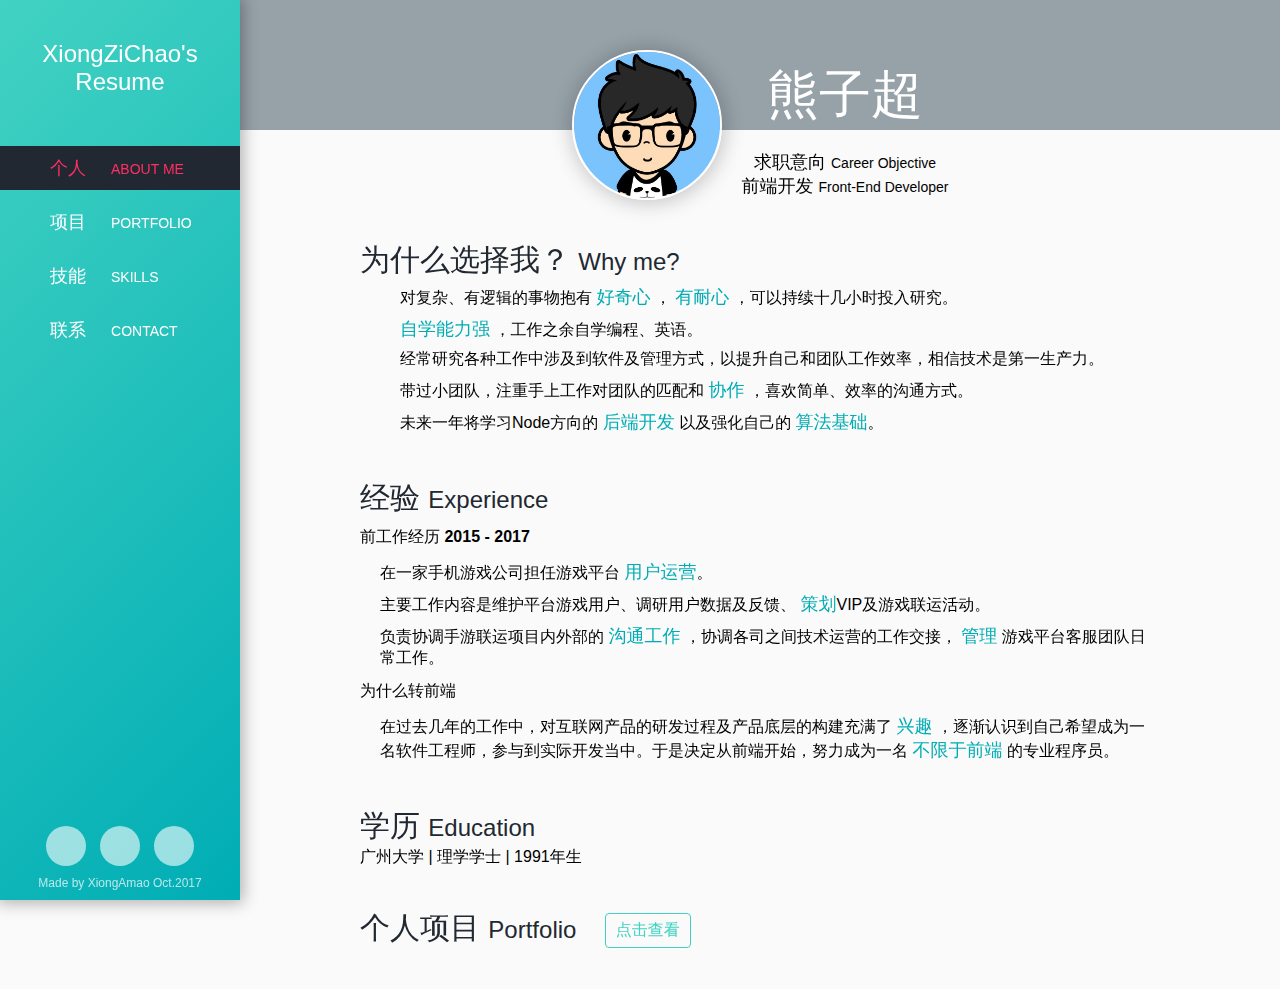
<file: index.html>
<!DOCTYPE html>
<html lang="zh-Hans">

<head>
    <meta charset="UTF-8">
    <meta name="viewport" content="width=device-width, user-scalable=no, initial-scale=1.0, maximum-scale=1.0, minimum-scale=1.0">
    <meta http-equiv="X-UA-Compatible" content="ie=edge">
    <link rel="stylesheet" href="./css/resume.css">
    <link type="image/x-icon" rel="icon" href="[data-uri]"
        id="page_favicon">
    <link href="//fonts.lug.ustc.edu.cn/css?family=Play" rel="stylesheet">
    <title>XiongZiChao's Resume</title>
</head>

<body>
    <div class="page-wrapper">
        <!-- aside Begin -->
        <aside>
            <header>
                <div class="name">
                    XiongZiChao's
                    <p>Resume</p>
                </div>
                <div class="menu-btn">
                    <svg class="icon" aria-hidden="true">
                        <use xlink:href="#icon-menu"></use>
                    </svg>
                </div>

            </header>

            <nav class="js-nav">
                <ul class="js-navlist">
                    <li class="nav-item selected">
                        个人
                        <span>ABOUT ME</span>
                    </li>
                    <li class="nav-item">
                        项目
                        <span>PORTFOLIO</span>
                    </li>
                    <li class="nav-item">
                        技能
                        <span>SKILLS</span>
                    </li>
                    <li class="nav-item">
                        联系
                        <span>CONTACT</span>
                    </li>
                </ul>
                <footer>
                    <div class="links">
                        <a title="Mail to me" class="email" href="mailto:onycat@live.cn">
                            <svg class="icon" aria-hidden="true">
                                <use xlink:href="#icon-email"></use>
                            </svg>
                        </a>
                        <a title="My Github" class="github" href="https://github.com/XiongAmao">
                            <svg class="icon" aria-hidden="true">
                                <use xlink:href="#icon-github"></use>
                            </svg>
                        </a>
                        <a title="My Blog" class="jianshu" href="http://www.jianshu.com/u/b81f805e4ea8">
                            <svg class="icon email" aria-hidden="true">
                                <use xlink:href="#icon-jian"></use>
                            </svg>
                        </a>
                    </div>
                    <div class="copyright">
                        Made by XiongAmao Oct.2017
                    </div>
                </footer>
            </nav>

        </aside>
        <!-- aside End -->
        <!-- about Begin -->
        <section id="about" class="section visible">
            <div class="about-wrapper">
                <!-- About me Title Begin -->
                <header>
                    <div class="avatar">
                        <img src="./images/avatar.jpg" alt="">
                    </div>
                    <div class="profile">
                        <h2>熊子超</h2>
                        <h3>求职意向
                            <span>Career Objective</span>
                        </h3>
                        <h3>前端开发
                            <span>Front-End Developer</span>
                        </h3>
                    </div>
                </header>
                <!-- About me Title End -->
                <!-- Why choose me Begin -->
                <div class="whyme">
                    <h2 class="title">为什么选择我？
                        <span>Why me?</span>
                    </h2>
                    <ul>
                        <li>
                            <div class="good-icon">
                                <svg class="icon" aria-hidden="true">
                                    <use xlink:href="#icon-good"></use>
                                </svg>
                            </div>
                            对复杂、有逻辑的事物抱有
                            <strong>好奇心</strong>
                            ，
                            <strong>有耐心</strong>
                            ，可以持续十几小时投入研究。
                        </li>
                        <li>
                            <div class="good-icon">
                                <svg class="icon" aria-hidden="true">
                                    <use xlink:href="#icon-good"></use>
                                </svg>
                            </div>
                            <strong>自学能力强</strong>
                            ，工作之余自学编程、英语。</li>
                        <li>
                            <div class="good-icon">
                                <svg class="icon" aria-hidden="true">
                                    <use xlink:href="#icon-good"></use>
                                </svg>
                            </div>
                            经常研究各种工作中涉及到软件及管理方式，以提升自己和团队工作效率，相信技术是第一生产力。
                        </li>
                        <li>
                            <div class="good-icon">
                                <svg class="icon" aria-hidden="true">
                                    <use xlink:href="#icon-good"></use>
                                </svg>
                            </div>
                            带过小团队，注重手上工作对团队的匹配和
                            <strong>协作</strong>
                            ，喜欢简单、效率的沟通方式。
                        </li>
                        <li>
                            <div class="good-icon">
                                <svg class="icon" aria-hidden="true">
                                    <use xlink:href="#icon-good"></use>
                                </svg>
                            </div>
                            未来一年将学习Node方向的
                            <strong>后端开发</strong>
                            以及强化自己的
                            <strong>算法基础</strong>。
                        </li>
                    </ul>
                </div>
                <!-- Why choose me End -->
                <!-- Experience Begin -->
                <div class="experience">
                    <h2 class="title">经验
                        <span>Experience</span>
                    </h2>
                    <h3>前工作经历 2015 - 2017</h3>
                    <p>
                        在一家手机游戏公司担任游戏平台
                        <strong>用户运营</strong>。
                    </p>
                    <p>主要工作内容是维护平台游戏用户、调研用户数据及反馈、
                        <strong>策划</strong>VIP及游戏联运活动。</p>
                    <p>负责协调手游联运项目内外部的
                        <strong>沟通工作</strong>
                        ，协调各司之间技术运营的工作交接，
                        <strong>管理</strong>
                        游戏平台客服团队日常工作。</p>
                    <h3>为什么转前端</h3>
                    <p>
                        在过去几年的工作中，对互联网产品的研发过程及产品底层的构建充满了
                        <strong>兴趣</strong>
                        ，逐渐认识到自己希望成为一名软件工程师，参与到实际开发当中。于是决定从前端开始，努力成为一名
                        <strong>不限于前端</strong>
                        的专业程序员。
                    </p>
                </div>
                <!-- Experience End -->
                <!-- Education Begin -->
                <div class="education">
                    <h2 class="title">学历
                        <span>Education</span>
                    </h2>
                    <p>广州大学 | 理学学士 | 1991年生</p>
                </div>
                <!-- Education End -->
                <!-- jump to portfolio Begin -->
                <div class="next">
                    <h2 class="title">个人项目
                        <span>Portfolio</span>
                        <div class="next-btn js-next-btn">点击查看</div>
                    </h2>

                </div>
                <!-- jump to portfolio End -->
            </div>

        </section>
        <!-- about End -->
        <!-- portfolio Begin -->
        <section id="portfolio" class="section">
            <h2>Portfolio</h2>
            <ul class="portfolios-box">
                <li class="portfolio-card">
                    <div class="title">基于Vue.js的单页面Todo</div>
                    <div class="img">
                        <img src="./images/cover/vue-todo-1.jpg" alt="">
                    </div>
                    <div class="description">
                        <p>一个单页面Todo任务列表小应用。项目基于Vue2.0。</p>
                        <p>
                            项目使用Vue-cli进行开发，Vuex进行单项数据流状态管理，Vue Router进行路由分发，数据使用leancloud提供的数据存储服务进行管理。
                        </p>
                        <p>
                            通过该项目完整的学习了Vuex、Vue Router两个核心组件库的基本使用方法。熟悉了如何异步处理数据及全局数据的处理链条。同时学习了单文件组件的开发方式。
                        </p>
                        <p>技术栈：Vue + Vuex + Vue Router + Vue-cli(webpack) + Sass</p>
                    </div>
                    <div class="links">
                        <div class="logos">
                            <span>
                                <svg class="icon" aria-hidden="true">
                                    <use xlink:href="#icon-JS"></use>
                                </svg>
                            </span>
                            <a href="https://github.com/vuejs">
                                <svg class="icon" aria-hidden="true">
                                    <use xlink:href="#icon-vuejs"></use>
                                </svg>
                            </a>
                            <a href="https://webpack.github.io/">
                                <svg class="icon" aria-hidden="true">
                                    <use xlink:href="#icon-webpack"></use>
                                </svg>
                            </a>
                            <a href="https://github.com/sass">
                                <svg class="icon" aria-hidden="true">
                                    <use xlink:href="#icon-fe-sass"></use>
                                </svg>
                            </a>
                        </div>

                        <div class="demo-links">
                            <a href="https://github.com/XiongAmao/Vue-todolist-demo/">Github</a>
                            <a href="https://xiongamao.github.io/Vue-todolist-demo/dist/">Try it!</a>
                        </div>
                    </div>
                </li>

                <li class="portfolio-card">
                    <div class="title">网易云音乐（手机端仿站）</div>
                    <div class="img">
                        <img src="./images/cover/music-app.jpg" alt="">
                    </div>
                    <div class="description">
                        <p>
                            该项目是网易云音乐移动端页面仿站。 支持歌曲播放，歌词滚动，歌曲搜索。
                        </p>
                        <p>
                            音乐数据使用AJAX，通过JSON文件的请求模拟歌单列表及其他信息的获取。歌曲文件（音频、专辑图片）存储于第三方OSS。开发工具使用Gulp + browsersync 进行打包及手机端测试。
                        </p>
                        <p>技术栈：jQuery + Gulp + broswersync + Sass</p>
                    </div>
                    <div class="links">
                        <div class="logos">
                            <span>
                                <svg class="icon" aria-hidden="true">
                                    <use xlink:href="#icon-JS"></use>
                                </svg>
                            </span>
                            <a href="https://jquery.com/">
                                <svg class="icon" aria-hidden="true">
                                    <use xlink:href="#icon-jquery"></use>
                                </svg>
                            </a>
                            <a href="https://github.com/gulpjs">
                                <svg class="icon" aria-hidden="true">
                                    <use xlink:href="#icon-gulp"></use>
                                </svg>
                            </a>
                            <a href="https://github.com/sass">
                                <svg class="icon" aria-hidden="true">
                                    <use xlink:href="#icon-fe-sass"></use>
                                </svg>
                            </a>
                        </div>

                        <div class="demo-links">
                            <a href="https://github.com/XiongAmao/mNeteaseMusic-demo">Github</a>
                            <a href="https://xiongamao.github.io/mNeteaseMusic-demo/build/homepage.html">Try it!</a>
                        </div>
                    </div>
                </li>
                <li class="portfolio-card">
                    <div class="title">响应式布局官网首页</div>
                    <div class="img">
                        <img src="./images/cover/homepage.jpg" alt="">
                    </div>
                    <div class="description">
                        <p>仿netguru官网首页，学习响应式布局及CSS动画效果。</p>
                        <p>技术栈：jQuery + swiper.js + Sass</p>
                    </div>
                    <div class="links">
                        <div class="logos">
                            <span>
                                <svg class="icon" aria-hidden="true">
                                    <use xlink:href="#icon-JS"></use>
                                </svg>
                            </span>
                            <a href="https://jquery.com/">
                                <svg class="icon" aria-hidden="true">
                                    <use xlink:href="#icon-jquery"></use>
                                </svg>
                            </a>
                            <a class="img-logo" href="http://idangero.us/swiper/">

                            </a>
                            <a href="https://github.com/sass">
                                <svg class="icon" aria-hidden="true">
                                    <use xlink:href="#icon-fe-sass"></use>
                                </svg>
                            </a>
                        </div>

                        <div class="demo-links">
                            <a href="https://github.com/XiongAmao/homepage-netguru/">Github</a>
                            <a href="https://xiongamao.github.io/homepage-netguru/">Try it!</a>
                        </div>
                    </div>
                </li>
            </ul>
        </section>
        <!-- portfolio End -->
        <!-- Skill Begin -->
        <section id="skill" class="section">
            <h2>Skill</h2>
            <div class="skill-list-wrapper">
                <ul class="skill-list">
                    <li>
                        <h3 class="title">静态页面制作技术</h3>
                        <p>熟练掌握HTML(5)、CSS(3)，能够像素级还原的静态页面。</p>
                        <p>熟悉响应式布局、Flex布局、CSS3动画。</p>
                    </li>
                    <li>
                        <h3 class="title">移动端页面开发</h3>
                        <p>熟悉手机端页面的开发流程。</p>
                        <p>能够使用常用移动端页面布局（REM布局、响应式布局）进行开发。</p>
                    </li>
                    <li>
                        <h3 class="title">熟练掌握原生JavaScript</h3>
                        <p>熟练掌握原生Javascript，熟悉重要概念：对象原型，闭包，作用域，面向对象等。</p>
                        <p>了解并能够使用 ES6及ES7 部分新特性。</p>
                    </li>

                </ul>
                <ul class="skill-list">
                    <li>
                        <h3 class="title">前端框架掌握</h3>
                        <p>了解MVC、MVVM框架基本原理。</p>
                        <p>熟悉Vue.js，能够使用Vue及Vuex、Vue Router进行项目开发。</p>
                    </li>
                    <li>
                        <h3 class="title">能够与后端良好的配合开发</h3>
                        <p>了解 HTTP 协议，熟悉掌握AJAX请求。</p>
                        <p>了解 JSONP、CORP跨域策略。</p>
                    </li>
                    <li>
                        <h3 class="title">工具使用</h3>
                        <p>熟悉 Git，能够完成基本的代码提交、分支管理、冲突合并。</p>
                        <p>熟悉 npm 基本使用方式。</p>
                        <p>了解Gulp、webpack的使用方式。</p>
                        <p>Vim党。</p>
                    </li>
                </ul>
            </div>
            <!-- Skill tag Begin -->
            <div class="skill-tag">
                <div class="tag-panel">
                    <div class="tag">JavaScript</div>
                    <div class="tag">HTML5</div>
                    <div class="tag">CSS3</div>
                    <div class="tag">Vue</div>
                </div>
                <div class="tag-panel">
                    <div class="tag unfamiliar">Sass & Less</div>
                    <div class="tag">jQuery</div>

                    <div class="tag unfamiliar">Gulp</div>
                    <div class="tag unfamiliar">Webpack</div>
                </div>
                <div class="tag-panel">
                    <div class="tag">AJAX</div>
                    <div class="tag">HTTP</div>
                    <div class="tag">VIM</div>
                    <div class="tag unfamiliar">Git</div>
                </div>
            </div>
            <!-- Skill tag End -->
        </section>
        <!-- skill End -->
        <!-- contact Begin -->
        <section id="contact" class="section">
            <div class="contact-wrapper">
                <ul class="contact-content">
                    <li class="item">
                        <div class="contact-icon">
                            <svg class="icon" aria-hidden="true">
                                <use xlink:href="#icon-email"></use>
                            </svg>
                        </div>
                        <span>onycat@live.cn</span>
                    </li>
                    <li class="item">
                        <div class="contact-icon">
                            <svg class="icon" aria-hidden="true">
                                <use xlink:href="#icon-shouji"></use>
                            </svg>
                        </div>
                        <span>15920165717</span>
                    </li>
                    <li class="item">
                        <div class="contact-icon">
                            <svg class="icon" aria-hidden="true">
                                <use xlink:href="#icon-qq"></use>
                            </svg>
                        </div>
                        <span>385374545@qq.com</span>
                    </li>
                    <li class="item">
                        <div class="contact-icon">
                            <svg class="icon" aria-hidden="true">
                                <use xlink:href="#icon-wexin"></use>
                            </svg>
                        </div>
                        <img src="./images/wechat-qrcode.jpg" alt="">
                    </li>
                </ul>
            </div>


        </section>
        <!-- contact End -->

    </div>
    <script src="//at.alicdn.com/t/font_444410_qgp2bh0hm3cgzaor.js"></script>
    <!-- <script src="./js/resume.js"></script> -->
    <script>
        (function () {
            var navList = document.querySelector('.js-navlist'),
                sections = document.getElementsByClassName('section'),
                navItems = document.querySelectorAll('.nav-item'),
                menuBtn = document.querySelector('.menu-btn'),
                nav = document.querySelector('.js-nav'),
                nextBtn = document.querySelector('.js-next-btn')

            navList.addEventListener('click', function (e) {
                var target,
                    index

                if (checkClass('nav-item', e.target)) {
                    target = e.target
                } else if (checkClass('nav-item', e.target.parentNode)) {
                    target = e.target.parentNode
                }

                if (!target) return

                index = Array.prototype.indexOf.call(navList.children, target)

                Array.prototype.forEach.call(navItems, function (node) {
                    removeClass(node, 'selected')
                })

                Array.prototype.forEach.call(sections, function (node, idx) {
                    if (idx !== index) {
                        removeClass(node, 'visible')
                    } else {
                        addClass(node, 'visible')
                    }
                })
                addClass(target, 'selected')
                window.scrollTo(0, 0)
            })
            menuBtn.addEventListener('click', function (e) {
                toggleClass(nav, 'visible')
            })
            nav.addEventListener('click', function () {
                toggleClass(nav, 'visible')
            })
            nextBtn.addEventListener('click', function () {
                for (var i = 0; i < 4; i++) {
                    removeClass(navItems[i], 'selected')
                    removeClass(sections[i], 'visible')
                }
                addClass(navItems[1], 'selected')                
                addClass(sections[1], 'visible')
                window.scrollTo(0, 0)
            })

            function addClass(node, className) {
                var classes = node.className
                if (!checkClass(className, node)) {
                    classes += ' ' + className
                    node.className = classes
                }
            }

            function removeClass(node, className) {
                var classes = node.className
                if (checkClass(className, node)) {
                    classes = ' ' + classes + ' '
                    classes = classes.replace(' ' + className, '')
                        .replace(/^[\s\uFEFF\xA0]+|[\s\uFEFF\xA0]+$/g, '') // trim()
                    node.className = classes
                }
            }

            function toggleClass(node, className) {
                var classes = node.className
                if (checkClass(className, node)) {
                    removeClass(node, className)
                } else {
                    addClass(node, className)
                }
            }

            function checkClass(className, node) {
                var reg = new RegExp(className)
                var hasClassName = reg.test(node.className)
                return hasClassName
            }
        })()
    </script>
</body>

</html>
</file>
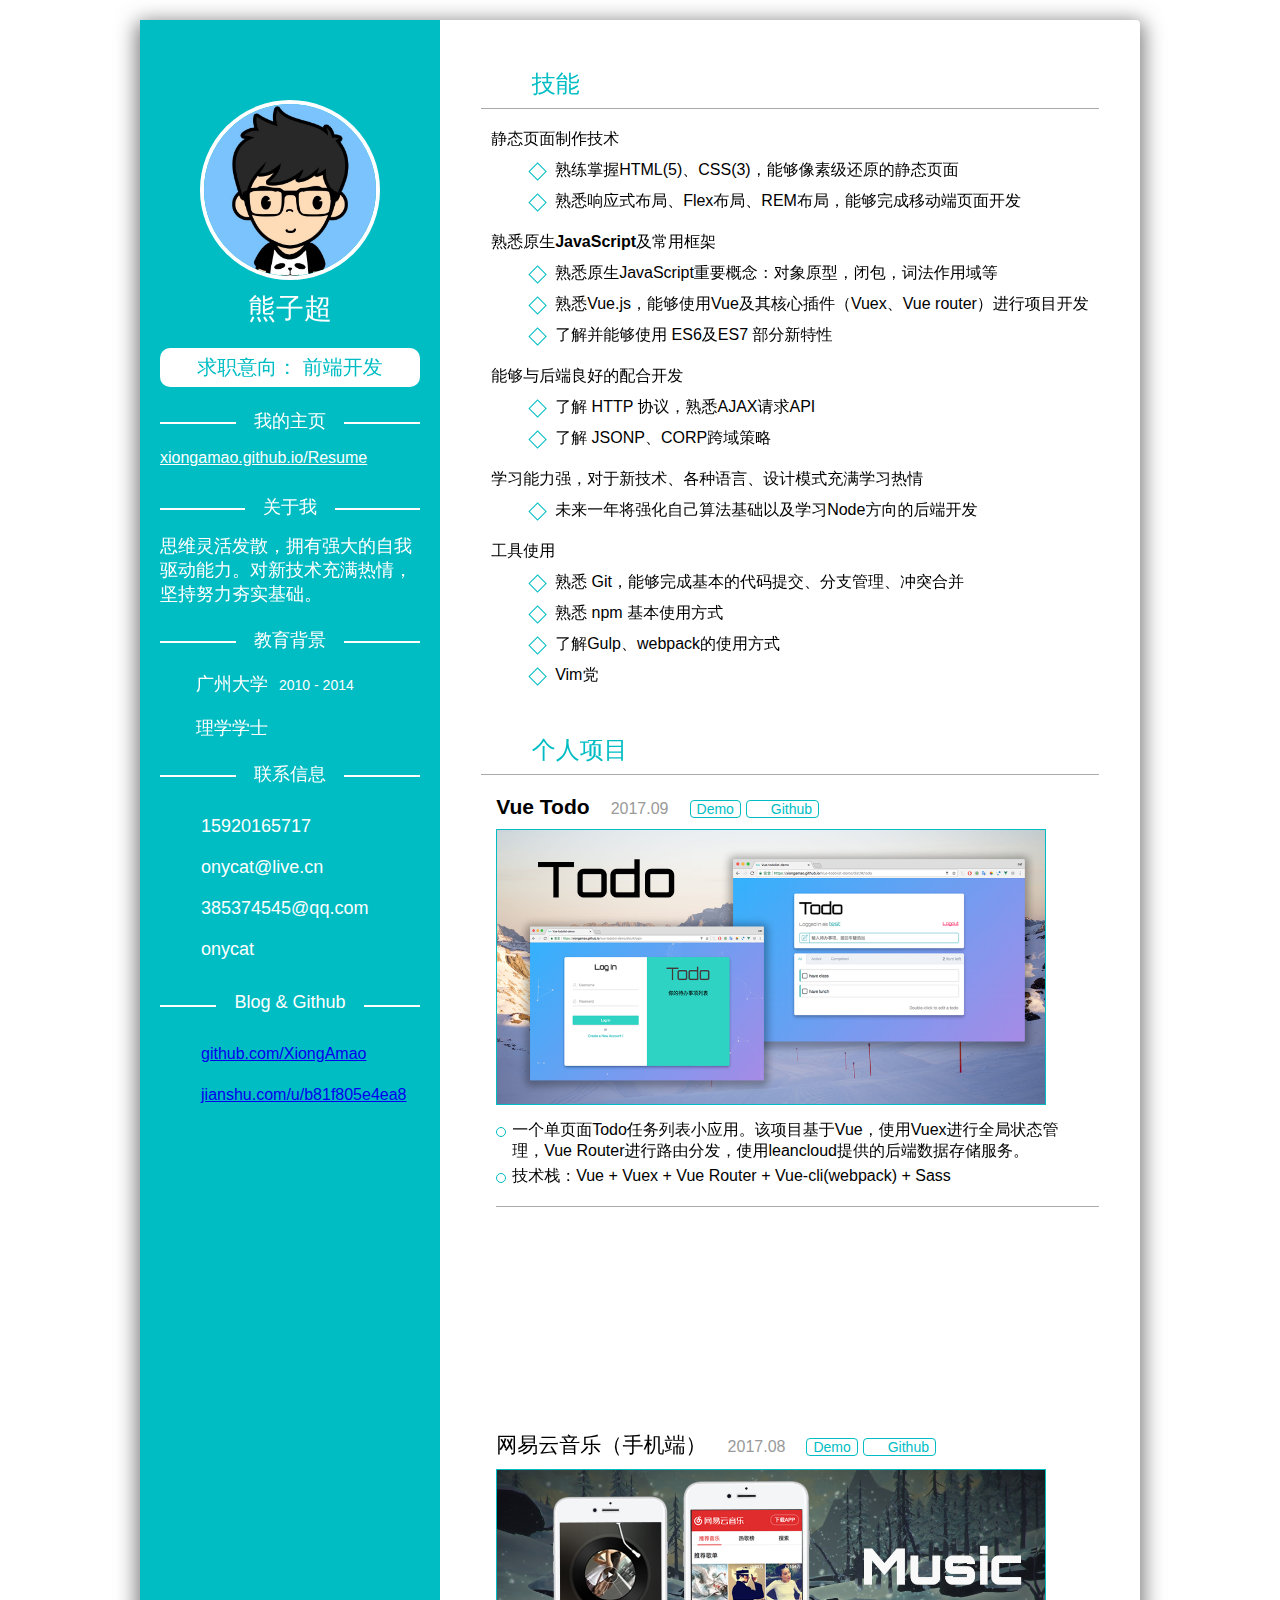
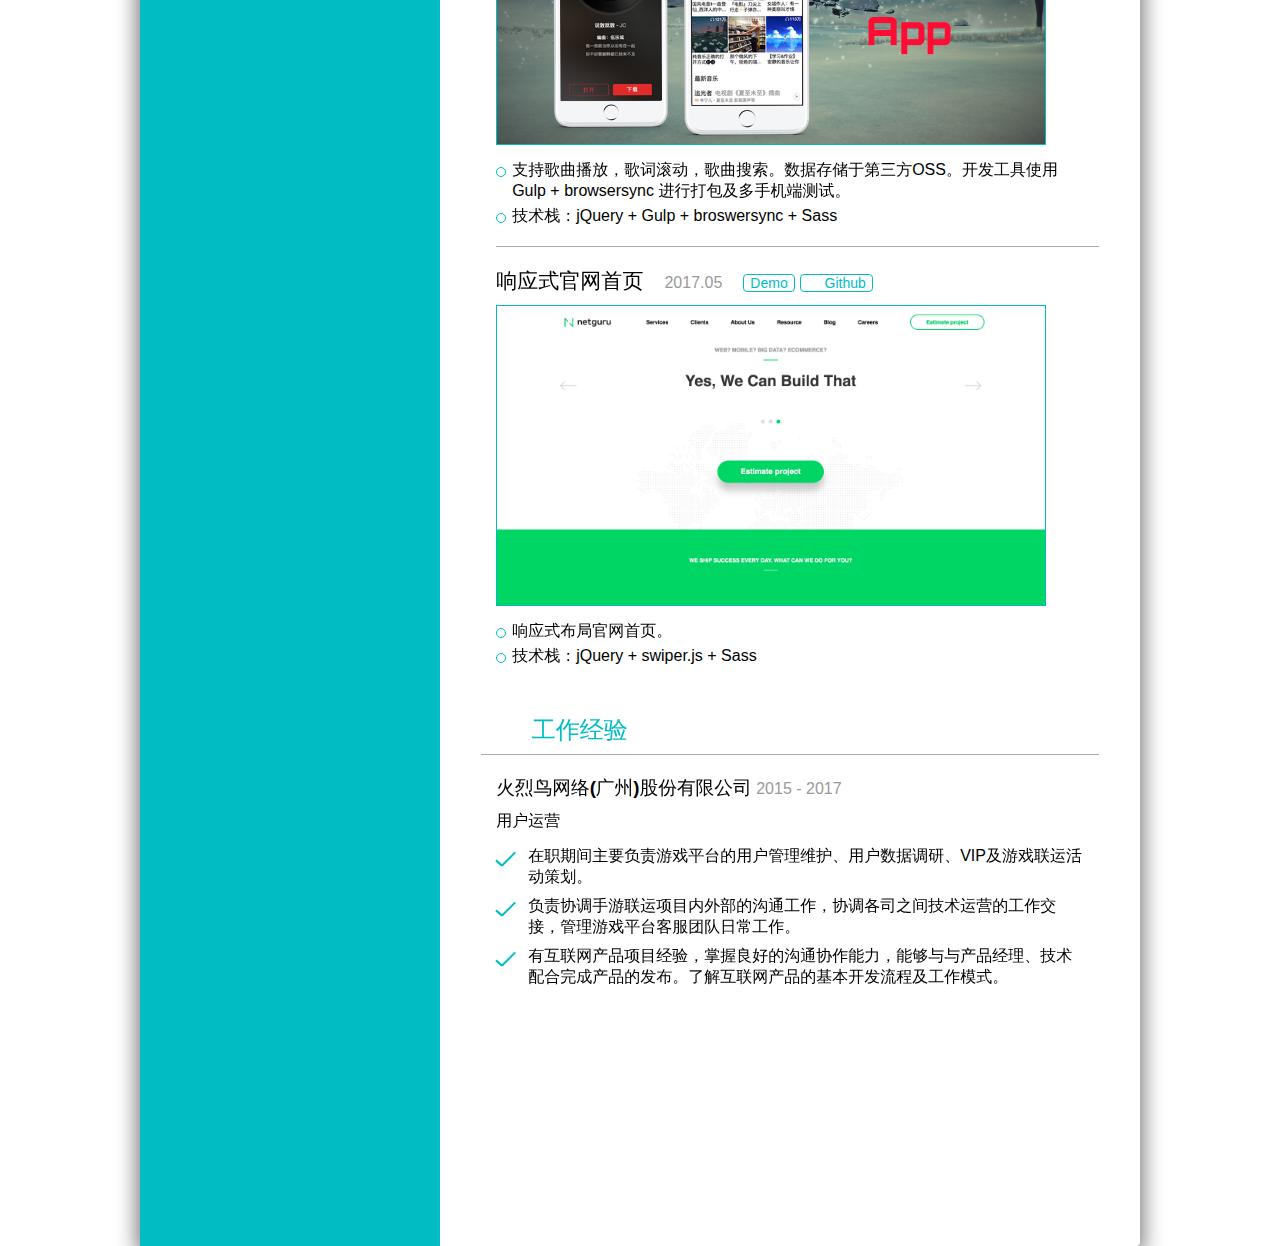
<file: html/resume-pdf.html>
<!DOCTYPE html>
<html lang="zh-Hans">

<head>
    <meta charset="UTF-8">
    <meta name="viewport" content="width=device-width, initial-scale=1.0">
    <meta http-equiv="X-UA-Compatible" content="ie=edge">
    <link rel="stylesheet" href="./../css/resume-pdf.css">
    <link type="image/x-icon" rel="icon" href="[data-uri]"
        id="page_favicon">

    <title>XiongZiChao's Resume</title>
</head>
<main class="wrapper">
    <!-- 1. aside Begin-->
    <aside class="profile">
        <section class="avatar">
            <img src="./../images/avatar.jpg" alt="">
        </section>
        <section class="name">
            熊子超
        </section>
        <section class="job-intention">
            求职意向：
            <span>前端开发</span>
        </section>
        <section class="online-resume">
            <div class="through-line-title">
                <div class="through-line">
                    <span>我的主页</span>
                </div>
            </div>
            <a href="https://xiongamao.github.io/Resume/">xiongamao.github.io/Resume</a>
        </section>
        <section class="about">
            <div class="through-line-title">
                <div class="through-line">
                    <span>关于我</span>
                </div>
            </div>
            <p>
                思维灵活发散，拥有强大的自我驱动能力。对新技术充满热情，坚持努力夯实基础。
            </p>
        </section>
        <section class="education">
            <div class="through-line-title">
                <div class="through-line">
                    <span>教育背景</span>
                </div>
            </div>

            <div class="school content">
                <svg class="icon" aria-hidden="true">
                    <use xlink:href="#icon-school1"></use>
                </svg>广州大学
                <span> 2010 - 2014</span>
            </div>
            <div class="major content">
                <svg class="icon" aria-hidden="true">
                    <use xlink:href="#icon-book"></use>
                </svg>理学学士
            </div>
        </section>
        <section class="contact">
            <div class="through-line-title">
                <div class="through-line">
                    <span>联系信息</span>
                </div>
            </div>
            <ul class="aside-ul">
                <li class="phone">
                    <svg class="icon" aria-hidden="true">
                        <use xlink:href="#icon-phone2"></use>
                    </svg>
                    15920165717
                </li>
                <li class="email">
                    <svg class="icon" aria-hidden="true">
                        <use xlink:href="#icon-email1"></use>
                    </svg>
                    onycat@live.cn
                </li>
                <li class="qq">
                    <svg class="icon" aria-hidden="true">
                        <use xlink:href="#icon-qq1"></use>
                    </svg>
                    385374545@qq.com
                </li>
                <li class="wechat">
                    <svg class="icon" aria-hidden="true">
                        <use xlink:href="#icon-weixin-copy"></use>
                    </svg>
                    onycat
                </li>
            </ul>
        </section>

        <section class="social-contact">
            <div class="through-line-title">
                <div class="through-line">
                    <span>Blog & Github</span>
                </div>
            </div>
            <ul class="aside-ul">
                <li>
                    <svg class="icon" aria-hidden="true">
                        <use xlink:href="#icon-github"></use>
                    </svg>
                    <a href="https://github.com/XiongAmao">
                        github.com/XiongAmao
                    </a>
                </li>
                <li>
                    <svg class="icon" aria-hidden="true">
                        <use xlink:href="#icon-jianshu_circle"></use>
                    </svg>
                    <a href="http://www.jianshu.com/u/b81f805e4ea8">
                        jianshu.com/u/b81f805e4ea8
                    </a>
                </li>
            </ul>
        </section>

    </aside>
    <!-- 1. aside End -->
    <!-- 2. details Begin -->
    <section class="details">
        <!-- skill Begin -->
        <section class="skill">
            <div class="detail-title">
                <svg class="icon" aria-hidden="true">
                    <use xlink:href="#icon-jineng"></use>
                </svg>
                <span>技能</span>
            </div>
            <ul class="skill-list">
                <li class="skill-items">
                    <h4>静态页面制作技术</h4>
                    <ul class="item-contents">
                        <li>熟练掌握HTML(5)、CSS(3)，能够像素级还原的静态页面</li>
                        <li>熟悉响应式布局、Flex布局、REM布局，能够完成移动端页面开发</li>
                    </ul>
                </li>

                <li class="skill-items">
                    <h4>熟悉原生JavaScript及常用框架</h4>
                    <ul class="item-contents">
                        <li>熟悉原生JavaScript重要概念：对象原型，闭包，词法作用域等</li>
                        <li>熟悉Vue.js，能够使用Vue及其核心插件（Vuex、Vue router）进行项目开发</li>
                        <li>了解并能够使用 ES6及ES7 部分新特性</li>
                    </ul>
                </li>

                <li class="skill-items">
                    <h4>能够与后端良好的配合开发</h4>
                    <ul class="item-contents">
                        <li>了解 HTTP 协议，熟悉AJAX请求API</li>
                        <li>了解 JSONP、CORP跨域策略</li>
                    </ul>
                </li>
                <li class="skill-items">
                    <h4>学习能力强，对于新技术、各种语言、设计模式充满学习热情</h4>
                    <ul class="item-contents">
                        <li>未来一年将强化自己算法基础以及学习Node方向的后端开发</li>
                    </ul>
                </li>
                <li class="skill-items">
                    <h4>工具使用</h4>
                    <ul class="item-contents">
                        <li>熟悉 Git，能够完成基本的代码提交、分支管理、冲突合并</li>
                        <li>熟悉 npm 基本使用方式</li>
                        <li>了解Gulp、webpack的使用方式</li>
                        <li>Vim党</li>
                    </ul>
                </li>
            </ul>
        </section>
        <!-- skill End -->
        <!-- portfolio Begin -->
        <section class="portfolio">

            <div class="detail-title">
                <svg class="icon" aria-hidden="true">
                    <use xlink:href="#icon-xiangmu"></use>
                </svg>
                <span>个人项目</span>
            </div>

            <ul>
                <li>
                    <div class="portfolio-title">
                        <h3>Vue Todo</h3>
                        <span>2017.09</span>
                        <a href="https://xiongamao.github.io/Vue-todolist-demo/dist/">Demo</a>
                        <a href="https://github.com/XiongAmao/Vue-todolist-demo/">
                            <svg class="icon" aria-hidden="true">
                                <use xlink:href="#icon-github"></use>
                            </svg> Github
                        </a>
                    </div>

                    <div class="imgs">
                        <img src="./../images/cover/vue-todo-1.jpg" alt="">
                    </div>

                    <ul class="description">
                        <li>一个单页面Todo任务列表小应用。该项目基于Vue，使用Vuex进行全局状态管理，Vue Router进行路由分发，使用leancloud提供的后端数据存储服务。</li>
                        <li>技术栈：Vue + Vuex + Vue Router + Vue-cli(webpack) + Sass</li>
                    </ul>
                </li>
                <!-- paging for PDF Begin -->
                <br><br><br><br><br><br><br><br>
                <!-- pagin End -->
                <li>
                    <div class="portfolio-title">
                        <h3>网易云音乐（手机端）</h3>
                        <span>2017.08</span>
                        <a href="https://xiongamao.github.io/mNeteaseMusic-demo/build/homepage.html">Demo</a>
                        <a href="https://github.com/XiongAmao/mNeteaseMusic-demo">
                            <svg class="icon" aria-hidden="true">
                                <use xlink:href="#icon-github"></use>
                            </svg> Github</a>
                    </div>
                    <div class="imgs">
                        <img src="./../images/cover/music-app.jpg" alt="">
                    </div>
                    <ul class="description">
                        <li>支持歌曲播放，歌词滚动，歌曲搜索。数据存储于第三方OSS。开发工具使用Gulp + browsersync 进行打包及多手机端测试。</li>
                        <li>技术栈：jQuery + Gulp + broswersync + Sass</li>
                    </ul>
                </li>
                <li>
                    <div class="portfolio-title">
                        <h3>响应式官网首页</h3>
                        <span>2017.05</span>
                        <a href="https://xiongamao.github.io/homepage-netguru/">Demo</a>
                        <a href="https://github.com/XiongAmao/homepage-netguru/">
                            <svg class="icon" aria-hidden="true">
                                <use xlink:href="#icon-github"></use>
                            </svg> Github</a>
                    </div>
                    <div class="imgs">
                        <img src="./../images/cover/homepage.jpg" alt="">
                    </div>
                    <ul class="description">
                        <li>响应式布局官网首页。</li>
                        <li>技术栈：jQuery + swiper.js + Sass</li>
                    </ul>
                </li>
            </ul>


            </ul>
        </section>
        <!-- portfolio End -->
        <!-- experience Begin -->
        <section class="experience">
            <div class="detail-title">
                <svg class="icon" aria-hidden="true">
                    <use xlink:href="#icon-gongzuo"></use>
                </svg>
                <span>工作经验</span>
            </div>
            <ul>
                <li>
                    <h3>火烈鸟网络(广州)股份有限公司 </h3>
                    <span>2015 - 2017</span>
                    <p class="job">用户运营</p>
                    <p class="description">在职期间主要负责游戏平台的用户管理维护、用户数据调研、VIP及游戏联运活动策划。</p>
                    <p class="description">负责协调手游联运项目内外部的沟通工作，协调各司之间技术运营的工作交接，管理游戏平台客服团队日常工作。</p>
                    <p class="description">有互联网产品项目经验，掌握良好的沟通协作能力，能够与与产品经理、技术配合完成产品的发布。了解互联网产品的基本开发流程及工作模式。</p>
                </li>
            </ul>
        </section>
        <!-- experience End -->
    </section>
    <!-- 2. details End -->
</main>
<script src="//at.alicdn.com/t/font_441693_e3datlolc7q4cxr.js"></script>

<body>

</body>

</html>
</file>
<file: css/resume.css>
/* reset */

* {
    box-sizing: border-box;
    margin: 0;
    padding: 0;
    font-size: 100%;
    -webkit-font-smoothing: antialiased;
}

ol,
li,
ul {
    list-style: none;
}

body,
html {
    font-family: -apple-system, "Helvetica Neue", Helvetica, "Nimbus Sans L", Arial, "Liberation Sans", "PingFang SC", "Hiragino Sans GB", "Source Han Sans CN", "Source Han Sans SC", "Microsoft YaHei", "Wenquanyi Micro Hei", "WenQuanYi Zen Hei", "ST Heiti", SimHei, "WenQuanYi Zen Hei Sharp", sans-serif;
}


/* animate.css */

@keyframes rubberBand {
    0% {
        transform: scaleX(1)
    }
    30% {
        transform: scale3d(1.25, .75, 1)
    }
    40% {
        transform: scale3d(.75, 1.25, 1)
    }
    50% {
        transform: scale3d(1.15, .85, 1)
    }
    65% {
        transform: scale3d(.95, 1.05, 1)
    }
    75% {
        transform: scale3d(1.05, .95, 1)
    }
    to {
        transform: scaleX(1)
    }
}


/* iconfont */

.icon {
    width: 1em;
    height: 1em;
    vertical-align: -0.15em;
    fill: currentColor;
    overflow: hidden;
}


/* main */

body {
    /* background: #232831; */
    /* background: url([data-uri]) 0 0 repeat,linear-gradient(-45deg,#232831,#232831); */
}

.page-wrapper {
    /* position: relative; */
}

aside {
    width: 240px;
    background: #999;
    position: fixed;
    top: 0;
    left: 0;
    bottom: 0;
    /* background: url([data-uri]) 0 0 repeat,linear-gradient(-45deg,#a17ee6,#0af); */
    background: 0 0 repeat, linear-gradient(-45deg, #00ADB5, #42d2c2);
    transition: .6s;
    box-shadow: 0px 0px 15px 3px rgba(0, 0, 0, .3);
    z-index: 100;
}

aside header {
    position: relative;
    text-align: center;
    padding: 40px 0;
    font-size: 24px;
    color: #fff;
    /* display: flex;
    justify-content: space-between; */
}

aside header .name {
    font-family: 'Play', -apple-system, "Helvetica Neue", Helvetica, "Nimbus Sans L", Arial, "Liberation Sans", "PingFang SC", "Hiragino Sans GB", "Source Han Sans CN", "Source Han Sans SC", "Microsoft YaHei", "Wenquanyi Micro Hei", "WenQuanYi Zen Hei", "ST Heiti", SimHei, "WenQuanYi Zen Hei Sharp", sans-serif;
}

aside header .menu-btn {
    display: none;
    position: absolute;
    top: 15px;
    right: 20px;
    height: 20px;
    transition: .3s ease;
}

aside header .menu-btn svg {
    width: 20px;
    height: 20px;
    fill: #fff;
    vertical-align: text-top;
}

aside nav {
    opacity: 1;
    visibility: visible;
    transition: all .6s ease;
}

aside nav li {
    cursor: pointer;
    margin: 10px 0;
    padding: 10px 0 10px 50px;
    font-size: 18px;
    color: #fff;
    transition: .3s;
    user-select: none;
}

aside nav li:hover {
    color: #ccc;
}

aside nav li.selected {
    background: #222831;
    color: #FF2E63;
}

aside nav li span {
    font-size: 14px;
    padding-left: 20px;
}

aside footer {
    width: 100%;
    position: absolute;
    bottom: 0;
    left: 0;
    margin: 0 auto;
    padding: 10px;
}

aside footer .links {
    text-align: center;
    padding: 10px 0;
    transition: .3s ease;
}

aside footer .links a {
    display: inline-block;
    background: #fff;
    border-radius: 50%;
    width: 40px;
    height: 40px;
    line-height: 40px;
    vertical-align: middle;
    position: relative;
    margin: 0 5px;
    opacity: 0.6;
    transition: .3s ease;
}

aside footer .links a:hover {
    opacity: 1;
    transition: .3s ease;
    animation: rubberBand .8s;
}

aside footer .links a svg {
    position: absolute;
    top: 50%;
    left: 50%;
    transform: translate(-50%, -50%);
    height: 20px;
    width: 20px;
    fill: #00ADB5;
}

aside footer .links .github svg {
    height: 20px;
    width: 20px;
    fill: #000;
}

aside footer .links .jianshu svg {
    fill: #e6705d;
}

aside footer .copyright {
    opacity: .7;
    font-size: 12px;
    color: #fff;
    text-align: center;
}

@media (max-width:768px) {
    aside {
        width: 100%;
        height: 50px;
    }
    aside header {
        text-align: left;
        padding: 10px 8px 10px 16px;
        height: 50px;
    }
    aside header .name p {
        display: inline;
    }
    aside header .menu-btn {
        display: block;
    }
    aside nav.visible {
        visibility: visible;
        opacity: 1;
    }
    aside nav {
        width: 100%;
        position: fixed;
        z-index: 100;
        top: 50px;
        left: 0;
        bottom: 0;
        background: rgba(0, 0, 0, .8);
        visibility: hidden;
        opacity: 0;
    }
    aside nav ul {
        margin-top: 40px;
    }
    aside footer {
        margin: 0;
        padding: 20px 0 20px 40px;
    }
    aside footer .links,
    aside footer .copyright {
        text-align: left;
    }
}

@media (max-width:375px) {
    aside header {
        padding: 14px 8px 14px 16px;
    }
    aside header .name {
        font-size: 22px;
    }
    aside header .name p {
        display: inline;
    }
    aside header .menu-btn {
        top: 18px;
    }
}

.section:not(.visible) {
    display: none;
}

.section {
    padding-left: 240px;
}

@media (max-width:768px) {
    .section {
        padding: 50px 0 0 0;
    }
}

h2 {
    color: #222831;
    font-size: 52px;
    font-weight: 400;
    /* text-transform: uppercase; */
    text-align: center;
    padding-top: 40px;
    font-family: 'Play', -apple-system, "Helvetica Neue", Helvetica, "Nimbus Sans L", Arial, "Liberation Sans", "PingFang SC", "Hiragino Sans GB", "Source Han Sans CN", "Source Han Sans SC", "Microsoft YaHei", "Wenquanyi Micro Hei", "WenQuanYi Zen Hei", "ST Heiti", SimHei, "WenQuanYi Zen Hei Sharp", sans-serif;
}

#about,
#portfolio,
#contact {
    background: #fafafa;
}


/* about */

#about .about-wrapper {
    margin: 0 auto;
    max-width: 800px;
    min-height: 100vh;
}

#about header {
    padding-top: 50px;
    display: flex;
    justify-content: center;
    max-height: 200px;
    position: relative;
}

#about .about-wrapper::before {
    position: absolute;
    background: #96a1a8;
    height: 130px;
    width: 100%;
    content: '';
    top: 0;
    left: 0;
    z-index: 0;
}

#about .avatar {
    width: 150px;
    height: 150px;
    border: 2px solid #fff;
    border-radius: 50%;
    box-shadow: 1px 1px 20px 3px rgba(0, 0, 0, .2);
}

#about .avatar img {
    width: 100%;
    border-radius: 50%;
}

#about header .profile {
    padding-left: 20px;
    text-align: center;
}

#about header .profile h2 {
    padding: 10px 20px 20px;
    color: #fff;
}

#about header .profile h3 {
    font-weight: 400;
    font-size: 18px;
}

#about header .profile h3 span {
    font-size: 14px;
}

#about .title {
    font-size: 30px;
    text-align: left;
    text-transform: none;
}

#about .title span {
    font-size: 24px;
}

#about .whyme ul li {
    padding: 4px 0 4px 40px;
    position: relative;
}

#about .whyme ul li .good-icon {
    position: absolute;
    top: 7px;
    left: 7px;
}

#about .whyme ul li .good-icon .icon {
    fill: #00ADB5;
    width: 20px;
    height: 20px;
}

#about strong {
    font-size: 18px;
    color: #00ADB5;
}

#about .experience h3 {
    padding: 8px 0;
}

#about .experience p {
    padding: 4px 0 4px 20px;
}

#about .education {
    /* padding-bottom: 40px; */
}

#about .next {
    padding-bottom: 40px;
}

#about .next .next-btn {
    display: inline-block;
    padding: 6px 10px;
    margin-left: 20px;
    border: 1px solid #42d2c2;
    color: #42d2c2;
    border-radius: 4px;
    max-width: 100px;
    font-size: 16px;
    vertical-align: middle;
    cursor: pointer;
    transition: .3s ease;
}

#about .next .next-btn:hover {
    color: #fff;
    background: #00ADB5;
    border: 1px solid #00ADB5;
}

@media (max-width:768px) {
    #about header {
        flex-direction: column;
        align-items: center;
        height: auto;
        max-height: 1000px;
    }
    #about .about-wrapper::before {
        height: 180px;
    }
    #about header .profile {
        padding: 10px 0;
    }
    #about header .profile h2 {
        padding: 0;
        color: #222831;
    }
    #about .title {
        font-size: 22px;
        padding-bottom: 20px;
    }
    #about li {
        font-size: 16px;
    }
    strong {
        font-size: 16px;
    }
    #about .whyme,
    #about .experience,
    #about .education,
    #about .next {
        padding: 0 24px;
    }
    #about .next {
        padding: 0 24px 40px;
    }
    #about .next .next-btn {
        font-size: 12px;
        padding: 3px 6px;
        margin-left: 10px;
    }
}


/* portfolio */

.portfolios-box {
    max-width: 600px;
    margin: 40px auto 0;
    padding-bottom: 40px;
}

.portfolio-card {
    margin: 40px 0;
    max-width: 600px;
    background: #fff;
    border-top: 1px solid rgba(0, 0, 0, .1);
    border-bottom: 1px solid rgba(0, 0, 0, .1);
    box-shadow: 0px 5px 10px 0px rgba(0, 0, 0, .3);
}

.portfolio-card .title {
    font-size: 16px;
    padding: 16px 0 16px 20px;
    color: #222831;
}

.portfolio-card img {
    border-top: solid 1px rgba(0, 0, 0, .1);
    border-bottom: solid 1px rgba(0, 0, 0, .1);
    width: 100%;
}

.portfolio-card .description {
    margin: 20px 20px 0;
    padding-bottom: 10px;
    border-bottom: 1px solid rgba(0, 0, 0, .1);
}

.portfolio-card .description p {
    padding: 8px 0;
    font-size: 14px;
    font-weight: 400;
    color: #555;
}

.portfolio-card .links {
    padding: 0 15px;
    display: flex;
    justify-content: space-between;
}

.portfolio-card .links .icon {
    width: 25px;
    height: 25px;
}

.portfolio-card .links .logos .img-logo {
    padding: 10px 7.5px 5px;
}

.portfolio-card .links .logos .img-logo::before {
    background: url(../images/logo-swiper.png)no-repeat center / 23px 23px;
    content: '';
    display: inline-block;
    width: 25px;
    height: 25px;
    vertical-align: bottom;
}

.portfolio-card .links span,
.portfolio-card .links a {
    padding: 7.5px;
    width: 40px;
    height: 40px;
    margin: 5px;
    cursor: pointer;
    display: inline-block;
    transition: all .3s ease;
    background: rgba(0, 0, 0, 0);
}

.portfolio-card .links span:hover,
.portfolio-card .links a:hover {
    border-radius: 50%;
    background: rgba(0, 0, 0, .05);
}

.portfolio-card .demo-links {
    height: 50px;
    display: flex;
    align-items: center;
}

.portfolio-card .demo-links a {
    padding: 6px 10px;
    width: 70px;
    max-height: 32px;
    border: 1px solid #42d2c2;
    border-radius: 6px;
    color: #42d2c2;
    text-decoration: none;
    text-align: center;
    transition: .5s;
}

.portfolio-card .demo-links a:hover {
    background: #42d2c2;
    border-radius: 6px;
    border-color: #42d2c2;
    color: #fff;
}

@media (max-width:414px) {
    .portfolio-card .links {
        flex-direction: column;
    }
}

@media (max-width:600px) {
    .portfolio-card {
        box-shadow: none;
    }
}


/* skill  */

#skill .skill-list-wrapper {
    max-width: 980px;
    margin: 40px auto;
    display: flex;
    justify-content: center;
}

.skill-list {
    margin: 0 40px;
    width: 50%;
}

.skill-list li {
    padding: 10px;
}

.skill-list .title {
    padding: 8px 0;
    font-size: 24px;
    font-weight: 400;
}

.skill-list p {
    position: relative;
    padding-left: 20px;
    color: #555;
}

.skill-list p::before {
    content: '';
    position: absolute;
    top: 8px;
    left: 0;
    /* transform: translateY(-50%); */
    height: 4px;
    width: 4px;
    border-radius: 50%;
    border: 1px solid #00ADB5;
}

#skill .skill-tag {
    margin: 20px 0 40px;
}

#skill .skill-tag .tag-panel {
    margin: 0 auto;
    text-align: center;
}

#skill .skill-tag .tag-panel .tag {
    margin: 8px 2px;
    display: inline-block;
    background: #00ADB5;
    color: #fff;
    padding: 4px 10px;
    border-radius: 4px;
    box-shadow: 1px 3px 10px 1px rgba(0, 0, 0, .3)
}

#skill .skill-tag .tag-panel .tag.unfamiliar {
    opacity: .5;
}

@media (max-width:768px) {
    #skill .skill-list-wrapper {
        flex-direction: column;
    }
    #skill .skill-list {
        width: auto;
    }
}


/* contact */

.contact-wrapper {
    height: 100vh;
    display: flex;
    justify-content: center;
    align-items: center;
    flex-direction: column;
    font-family: 'Play', -apple-system, "Helvetica Neue", Helvetica, "Nimbus Sans L", Arial, "Liberation Sans", "PingFang SC", "Hiragino Sans GB", "Source Han Sans CN", "Source Han Sans SC", "Microsoft YaHei", "Wenquanyi Micro Hei", "WenQuanYi Zen Hei", "ST Heiti", SimHei, "WenQuanYi Zen Hei Sharp", sans-serif;
}

.contact-content {
    margin-bottom: 80px;
}

.contact-content .item {
    margin: 20px 0;
    font-size: 30px;
    color: #222831;
    vertical-align: middle;
}

.contact-content .item span {
    padding-left: 20px;
}

.contact-content .contact-icon {
    display: inline-block;
    vertical-align: middle;
}

.contact-content .contact-icon svg {
    fill: #FF2E63;
    width: 40px;
    height: 40px;
}

.contact-content .item img {
    width: 200px;
    vertical-align: top;
    padding-left: 20px;
}

@media (max-width:414px) {
    .contact-wrapper {
        height: calc(100vh - 50px);
    }
    .contact-content {}
    .contact-content .item span {
        font-size: 24px;
    }
}
</file>
<file: css/resume-pdf.css>
/* reset */

* {
    box-sizing: border-box;
    margin: 0;
    padding: 0;
}

ol,
li,
ul {
    list-style: none;
}

html {
    font-family: "Helvetica Neue", Helvetica, "Nimbus Sans L", Arial, "Liberation Sans", "PingFang SC", "Hiragino Sans GB", "Source Han Sans CN", "Source Han Sans SC", "Microsoft YaHei", "Wenquanyi Micro Hei", "WenQuanYi Zen Hei", "ST Heiti", SimHei, "WenQuanYi Zen Hei Sharp", sans-serif;
}

.icon {
    width: 1em;
    height: 1em;
    vertical-align: -0.15em;
    fill: currentColor;
    overflow: hidden;
}


/* print */

@media print {
    main {
        margin: 0 auto !important;
    }
}


/* main */

.wrapper {
    display: flex;
    width: 1000px;
    height: 2826px;
    /* height: 1413px; */
    margin: 20px auto 0 auto;
    box-shadow: 0 5px 20px 4px rgba(0, 0, 0, 0.5);
    border-radius: 4px;
    background: #fff;
}


/* aside  */

.through-line-title {
    /* margin:50px; */
    text-align: center;
    background-color: #00bdc4;
}

.through-line-title .through-line:before {
    content: '';
    display: block;
    height: 2px;
    width: 100%;
    background-color: #fff;
    position: relative;
    top: 15px;
    left: 0;
}

.through-line-title .through-line span {
    display: inline-block;
    background: #00bdc4;
    color: #fff;
    padding: 0 18px 0 18px;
    position: relative;
    font-weight: 500;
}


/* profile - */

.profile {
    width: 300px;
    background: #00bdc4;
    padding: 40px 20px;
    color: #fff;
}

.profile .contact,
.profile .social-contact,
.profile .about,
.profile .online-resume {
    font-size: 18px;
}

.profile .name {
    text-align: center;
    font-size: 28px;
    padding-bottom: 20px;
}


/* profile - avatar */

.profile .avatar {
    margin: 40px auto 10px auto;
    width: 180px;
    height: 180px;
    border: 4px solid #fff;
    border-radius: 50%;
}

.profile .avatar img {
    width: 100%;
    height: 100%;
    border-radius: 50%;
}
/* profile - online resume */
.profile .online-resume a{
    color:#fff;
    display: block;
    padding:16px 0;
    font-size: 16px;
}
/* profile - about */

.profile .about {
    padding: 10px 0;
}

.profile .about p {
    padding: 15px 0 0 0;
}


/* profile - job intention */

.profile .job-intention {
    text-align: center;
    font-size: 20px;
    padding: 6px;
    margin-bottom: 20px;
    border-radius: 10px;
    background: #fff;
    color: #00bdc4;
}

.job-intention span {
    font-weight: 700;
}


/* profile - educttion */

.profile .education {
    font-size: 18px;
    padding: 10px 0;
}

.profile .education .icon {
    width: 2em;
}

.profile .education .content {
    padding: 10px 0;
    font-size: 18px;
}

.profile .education .content span {
    padding-left: 6px;
    font-size: 14px;
}

.profile .education .school {
    padding-top: 20px;
}

.profile .social-contact a {
    font-size: 16px;
}


/* aside ul for layout */

.aside-ul {
    padding: 20px 0;
}

.aside-ul li {
    padding: 10px 0;
}

.aside-ul li .icon {
    width: 2em;
}

.aside-ul a:visited {
    color: #fff;
}


/* details */

.details {
    padding: 40px 20px 20px;
    margin: 0 auto;
    max-width: 700px;
}


/* portfolio */

.detail-title {
    padding: 8px 0;
    border-bottom: 1px solid #aaa;
    font-size: 24px;
}

.detail-title .icon {
    fill: #00bdc4;
}

.detail-title span {
    padding-left: 20px;
    font-weight: 700;
    color: #00bdc4;
    vertical-align: middle;
}

.portfolio ul {
    font-size: 20px;
}

.portfolio ul li {
    margin: 20px 0 20px 15px;
    position: relative;
    border-bottom: 1px solid #aaa;
}

.portfolio ul li:last-child {
    border: none;
}

.portfolio .portfolio-title {
    font-size: 18px;
    font-weight: 700;
    margin: 10px 0;
}

.portfolio .portfolio-title h3 {
    display: inline-block;
}

.portfolio .portfolio-title span {
    font-size: 16px;
    font-weight: 400;
    color: #999;
    padding: 0 16px;
}

.portfolio .portfolio-title a {
    border: 1px solid #00bdc4;
    border-radius: 4px;
    padding: 0 6px;
    color: #00bdc4;
    text-decoration: none;
    font-weight: 400;
    font-size: 14px;
    padding-right: 6px;
}

.portfolio .portfolio-title a:visited {
    color: #00bdc4;
    text-decoration: none;
}

.portfolio .description {
    font-size: 16px;
    max-width: 590px;
    padding: 10px 0 15px;
}

.portfolio .description li {
    padding: 0 0 4px 1em;
    margin: 0;
    border: none;
}

.portfolio .description li::before {
    content: "";
    position: absolute;
    top: 7px;
    left: 0px;
    height: .5em;
    width: .5em;
    background: #fff;
    border: 1px solid #00bdc4;
    border-radius: 50%;
}

.details .portfolio .imgs img {
    width:550px;
    border: 1px solid #00bdc4;
}


/* skill */

.detials .skill {}

.skill .skill-list {
    margin: 20px 0;
    padding: 0 10px;
}

.skill-list .skill-items {
    padding-bottom: 10px;
}

.skill-list .skill-items .item-contents {
    padding: 0 0 0 4em;
    font-weight: 400;
}

.item-contents li {
    position: relative;
    margin: 10px 0;
}

.item-contents li::before {
    position: absolute;
    top: 5px;
    left: -1.5em;
    content: '';
    height: .7em;
    width: .7em;
    border: 1px solid #00bdc4;
    background: #fff;
    transform: rotate(45deg)
}


/* experience */

.detials .experience {}

.experience ul li {
    margin: 20px 0 20px 15px;
}

.experience ul li h3 {
    font-weight: 700;
    display: inline-block;
}

.experience ul li span {
    color: #999;
}

.experience ul li .job {
    margin: 10px 0;
}

.experience ul li .description {
    padding: 4px 0 4px 2em;
    max-width: 590px;
    position: relative;
}

.experience ul li .description::before {
    content: '';
    position: absolute;
    top: 20px;
    left: -1px;
    width: .5em;
    height: 2px;
    background: #00bdc4;
    transform: rotate(41deg);
}

.experience ul li .description::after {
    content: '';
    position: absolute;
    top: 16px;
    left: 3px;
    width: 1.2em;
    height: 2px;
    background: #00bdc4;
    transform: rotate(-45deg);
}
</file>
